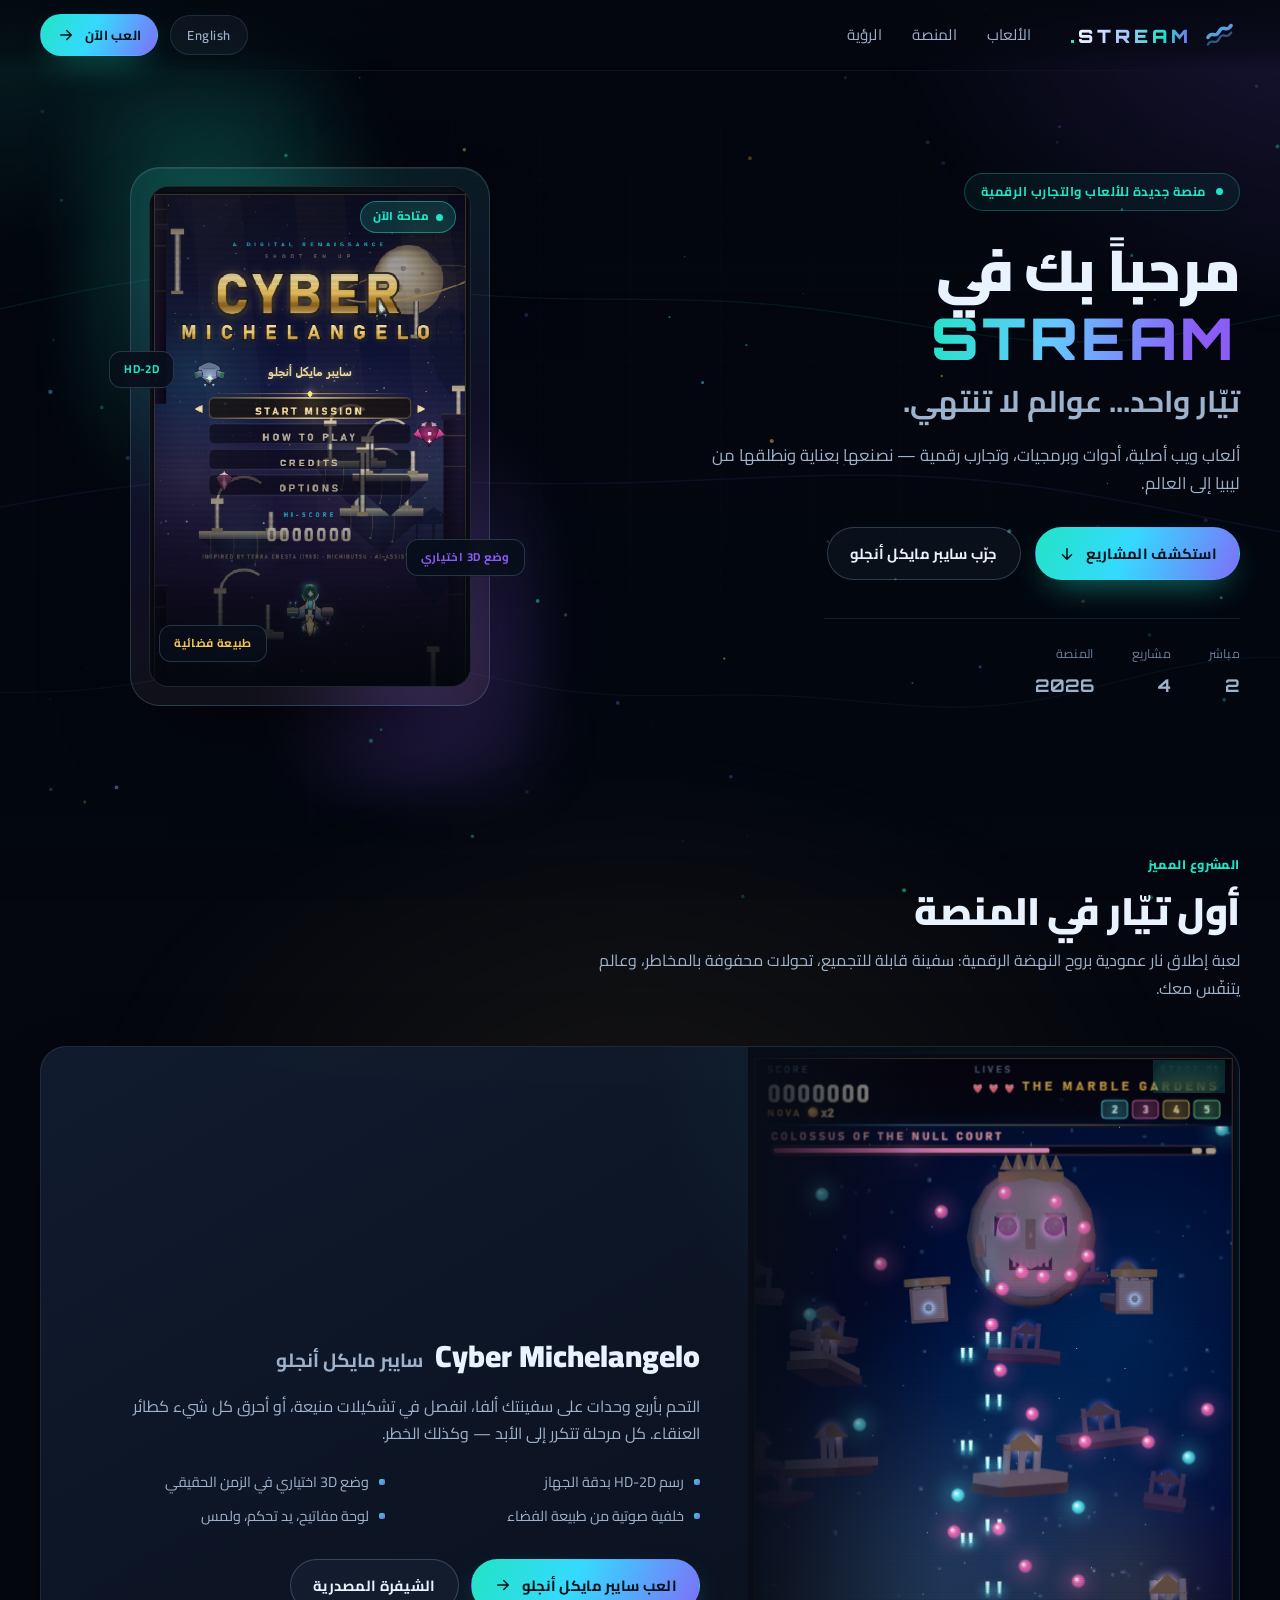
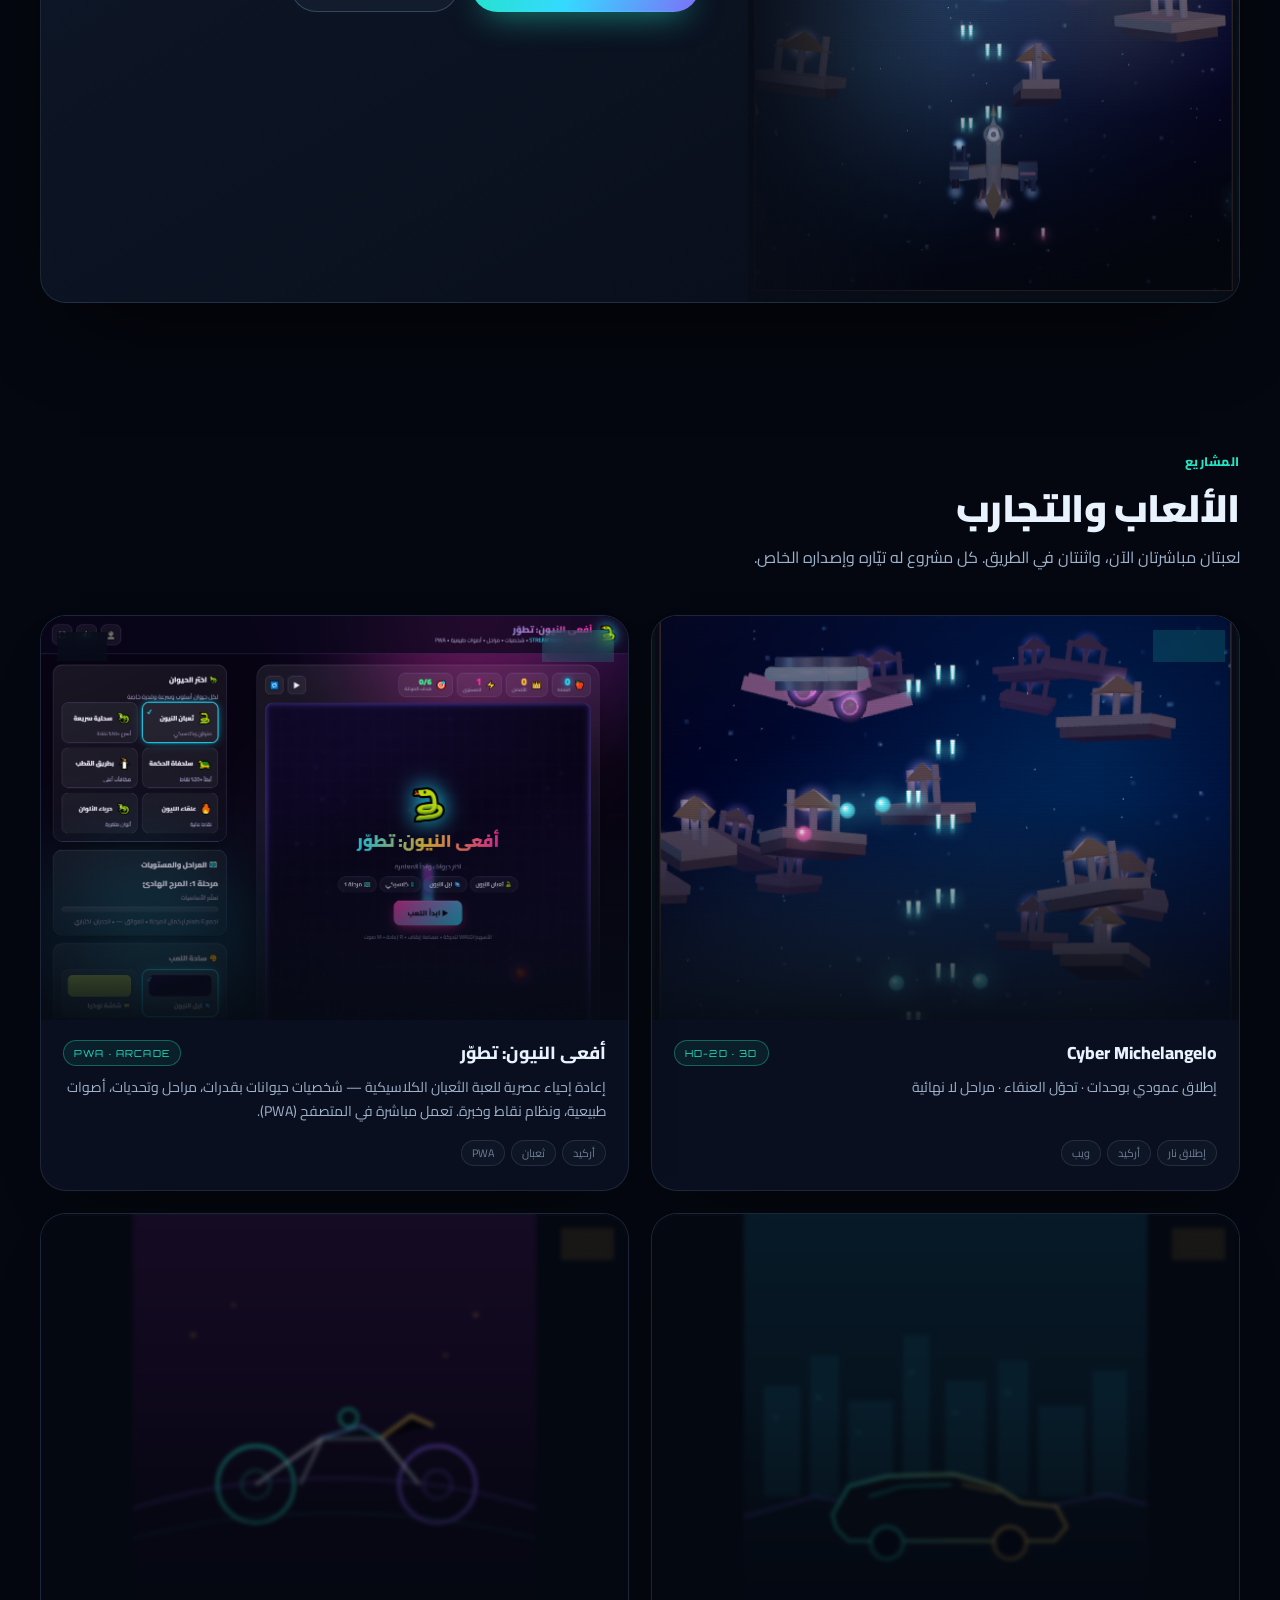
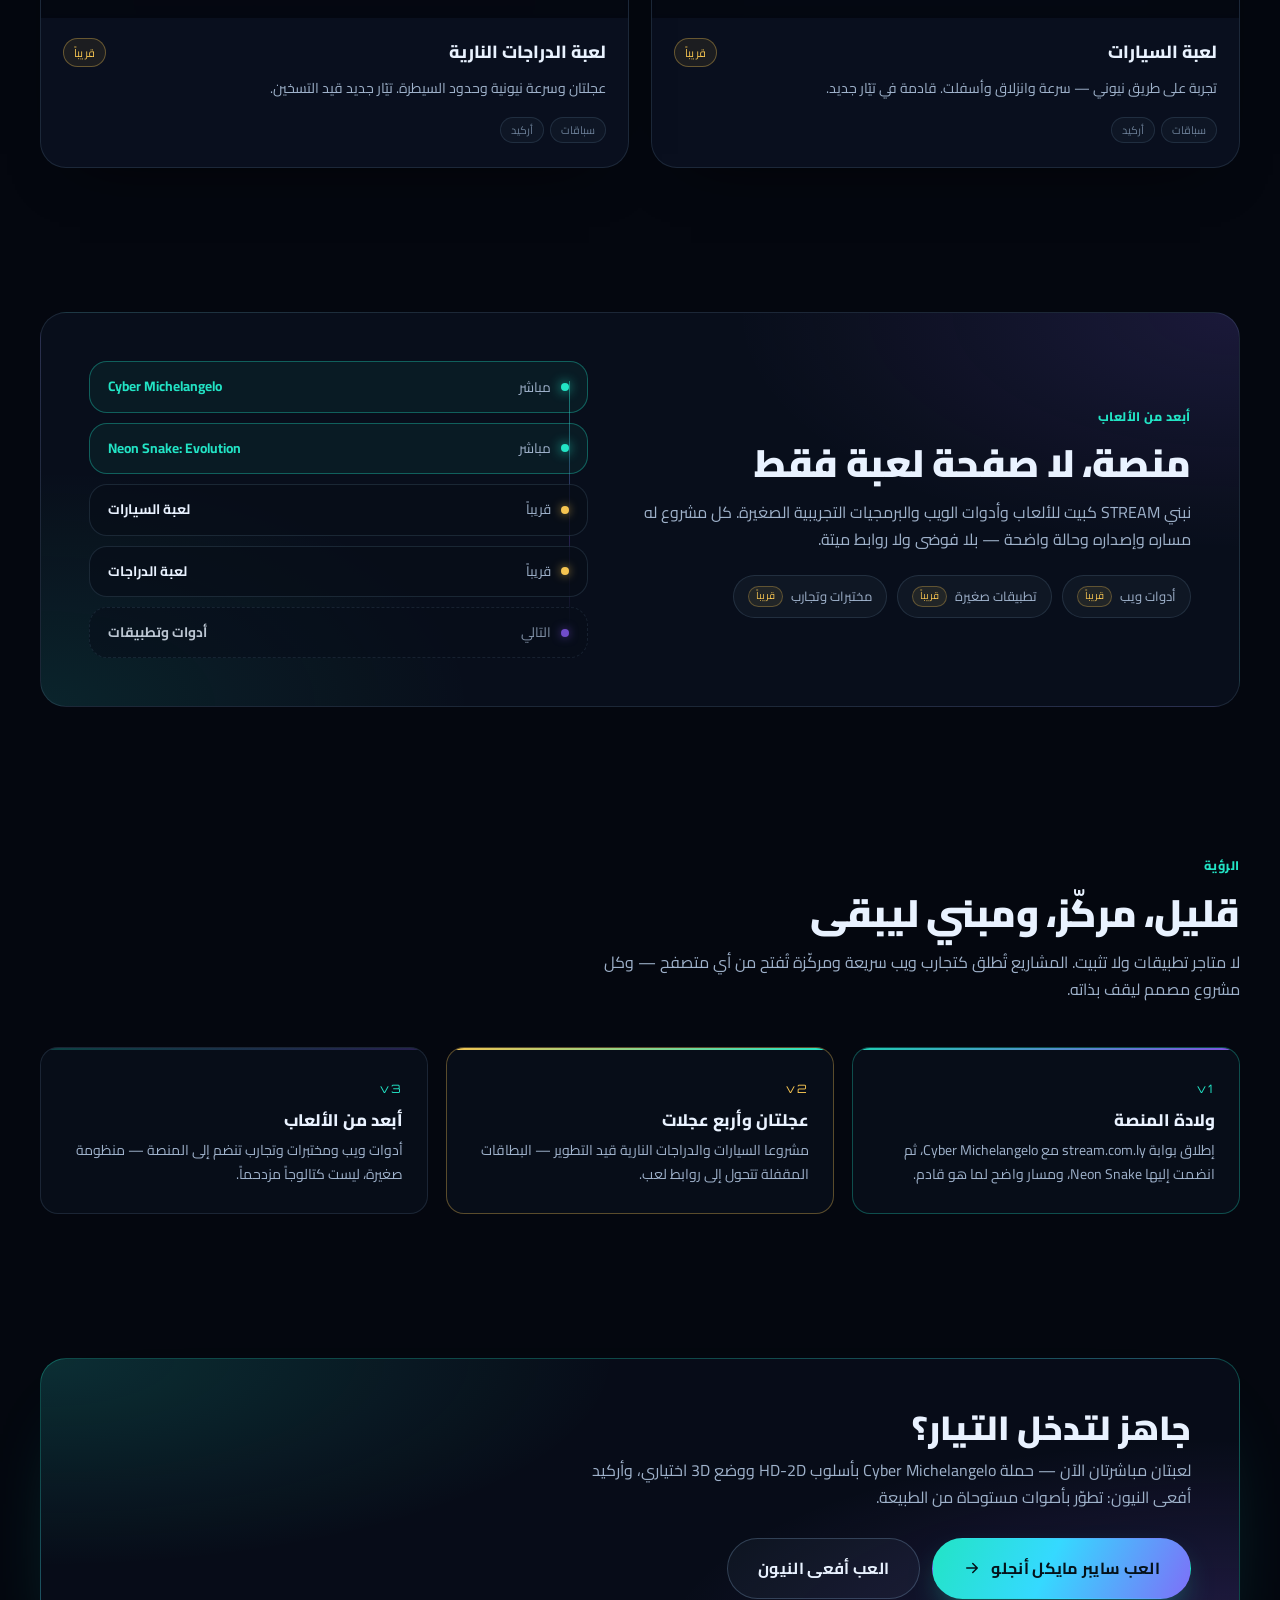
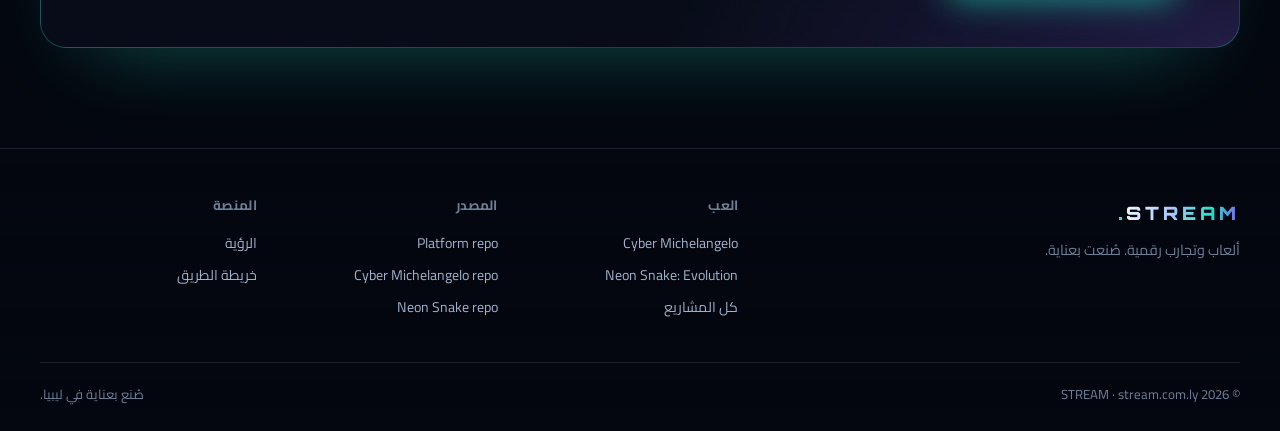
<file: index.html>
<!DOCTYPE html>
<html lang="ar" dir="rtl">
<head>
  <meta charset="UTF-8">
  <meta name="viewport" content="width=device-width, initial-scale=1.0">
  <title>STREAM · منصة الألعاب والتجارب الرقمية | stream.com.ly</title>
  <meta name="description" content="STREAM هي منصة ألعاب وتجارب رقمية: ألعاب ويب أصلية، أدوات وبرمجيات، ومشاريع قادمة. مباشر الآن: Cyber Michelangelo (HD-2D + وضع 3D اختياري) وNeon Snake: Evolution (أفعى النيون: تطوّر) — PWA بأصوات طبيعية وشخصيات حيوانات.">
  <meta name="keywords" content="STREAM, stream.com.ly, ألعاب ويب, ألعاب ليبيا, Cyber Michelangelo, سايبر مايكل أنجلو, Neon Snake, أفعى النيون, ثعبان النيون, PWA games, indie games, browser games, منصة ألعاب">
  <meta name="author" content="STREAM">
  <meta name="theme-color" content="#050914">
  <link rel="canonical" href="https://stream.com.ly/">

  <!-- Open Graph / Twitter -->
  <meta property="og:type" content="website">
  <meta property="og:site_name" content="STREAM">
  <meta property="og:title" content="STREAM — منصة الألعاب والتجارب الرقمية">
  <meta property="og:description" content="تيّار واحد... عوالم لا تنتهي. لعبتان مباشرتان: Cyber Michelangelo (HD-2D + 3D اختياري) وNeon Snake: Evolution (ثعبان نيون PWA).">
  <meta property="og:url" content="https://stream.com.ly/">
  <meta property="og:image" content="https://stream.com.ly/assets/img/og.png">
  <meta property="og:image:width" content="1200">
  <meta property="og:image:height" content="630">
  <meta property="og:image:alt" content="STREAM — games &amp; digital experiences, featuring Cyber Michelangelo and Neon Snake: Evolution">
  <meta property="og:locale" content="ar_LY">
  <meta property="og:locale:alternate" content="en_US">
  <meta name="twitter:card" content="summary_large_image">
  <meta name="twitter:title" content="STREAM — Games & Digital Experiences">
  <meta name="twitter:description" content="One current, endless worlds. Two live games: Cyber Michelangelo (HD-2D + optional 3D) and Neon Snake: Evolution (a neon Snake PWA).">
  <meta name="twitter:image" content="https://stream.com.ly/assets/img/og.png">

  <!-- Favicon (procedural, no asset needed) -->
  <link rel="icon" href="data:image/svg+xml,%3Csvg xmlns='http://www.w3.org/2000/svg' viewBox='0 0 64 64'%3E%3Cdefs%3E%3ClinearGradient id='g' x1='0' y1='0' x2='1' y2='1'%3E%3Cstop offset='0' stop-color='%2322e4c5'/%3E%3Cstop offset='1' stop-color='%238b5cf6'/%3E%3C/linearGradient%3E%3C/defs%3E%3Crect width='64' height='64' rx='16' fill='%23050914'/%3E%3Cpath d='M12 38c6-10 10 2 16-8s10 2 16-8' fill='none' stroke='url(%23g)' stroke-width='5' stroke-linecap='round'/%3E%3Cpath d='M12 48c6-10 10 2 16-8s10 2 16-8' fill='none' stroke='url(%23g)' stroke-width='3' stroke-linecap='round' opacity='.55'/%3E%3C/svg%3E">

  <!-- Fonts -->
  <link rel="preconnect" href="https://fonts.googleapis.com">
  <link rel="preconnect" href="https://fonts.gstatic.com" crossorigin>
  <link href="https://fonts.googleapis.com/css2?family=Cairo:wght@300;400;600;700;900&family=Orbitron:wght@500;700;900&family=Space+Grotesk:wght@300;400;500;700&display=swap" rel="stylesheet">

  <link rel="stylesheet" href="assets/css/style.css">

  <!-- Structured data: platform + games -->
  <script type="application/ld+json">
  {
    "@context": "https://schema.org",
    "@type": "WebSite",
    "name": "STREAM",
    "url": "https://stream.com.ly/",
    "inLanguage": ["ar", "en"],
    "description": "منصة ألعاب وتجارب رقمية: ألعاب ويب أصلية، أدوات وبرمجيات، ومشاريع قادمة.",
    "publisher": { "@type": "Organization", "name": "STREAM", "url": "https://stream.com.ly/" }
  }
  </script>
  <script type="application/ld+json">
  {
    "@context": "https://schema.org",
    "@type": "ItemList",
    "name": "STREAM projects",
    "itemListElement": [
      {
        "@type": "ListItem",
        "position": 1,
        "item": {
          "@type": "VideoGame",
          "name": "Cyber Michelangelo",
          "alternateName": "سايبر مايكل أنجلو",
          "url": "https://cyber.stream.com.ly/",
          "image": "https://stream.com.ly/assets/img/cyber-featured.png",
          "genre": ["Shoot 'em up", "Arcade"],
          "gamePlatform": ["Web browser"],
          "applicationCategory": "Game",
          "operatingSystem": "Web",
          "inLanguage": ["ar", "en"],
          "description": "لعبة إطلاق نار عمودية بأسلوب HD-2D مستوحاة من Terra Cresta، مع وضع 3D اختياري وخلفية صوتية من طبيعة الفضاء."
        }
      },
      {
        "@type": "ListItem",
        "position": 2,
        "item": {
          "@type": "VideoGame",
          "name": "Neon Snake: Evolution",
          "alternateName": "أفعى النيون: تطوّر",
          "url": "https://snake.stream.com.ly/",
          "image": "https://stream.com.ly/assets/img/neon-snake.png",
          "genre": ["Arcade", "Snake"],
          "gamePlatform": ["Web browser"],
          "applicationCategory": "Game",
          "operatingSystem": "Web",
          "inLanguage": ["ar", "en"],
          "description": "إعادة إحياء نيون عصرية للعبة الثعبان الكلاسيكية: شخصيات حيوانات بقدرات، مراحل وتحديات، أصوات طبيعية، نقاط وخبرة — تعمل في المتصفح كتطبيق ويب PWA."
        }
      }
    ]
  }
  </script>
</head>
<body>
  <!-- Animated background canvas -->
  <canvas id="fx" aria-hidden="true"></canvas>
  <div class="bg-aurora" aria-hidden="true"></div>
  <div class="bg-grid" aria-hidden="true"></div>

  <header class="site-header">
    <div class="container header-inner">
      <a class="brand" href="./" aria-label="STREAM home">
        <svg class="brand-mark" viewBox="0 0 64 64" aria-hidden="true">
          <defs>
            <linearGradient id="brandGrad" x1="0" y1="0" x2="1" y2="1">
              <stop offset="0" stop-color="#22e4c5"/>
              <stop offset="1" stop-color="#8b5cf6"/>
            </linearGradient>
          </defs>
          <path d="M10 36c7-12 12 3 19-10s12 3 20-10" fill="none" stroke="url(#brandGrad)" stroke-width="6" stroke-linecap="round"/>
          <path d="M10 48c7-12 12 3 19-10s12 3 20-10" fill="none" stroke="url(#brandGrad)" stroke-width="4" stroke-linecap="round" opacity=".5"/>
        </svg>
        <span class="brand-text">STREAM<span class="brand-dot">.</span></span>
      </a>

      <nav class="main-nav" aria-label="Main navigation">
        <a href="#games" data-en="Games" data-ar="الألعاب">الألعاب</a>
        <a href="#apps" data-en="Platform" data-ar="المنصة">المنصة</a>
        <a href="#about" data-en="Vision" data-ar="الرؤية">الرؤية</a>
      </nav>

      <div class="header-actions">
        <button id="lang-toggle" class="lang-btn" type="button" aria-label="Switch language" data-en="العربية" data-ar="English">English</button>
        <a class="btn btn-primary btn-sm" href="https://cyber.stream.com.ly/" target="_blank" rel="noopener">
          <span data-en="Play now" data-ar="العب الآن">العب الآن</span>
          <svg viewBox="0 0 24 24" aria-hidden="true"><path d="M5 12h14M13 6l6 6-6 6"/></svg>
        </a>
      </div>
    </div>
  </header>

  <main>
    <!-- 1. HERO -->
    <section class="hero">
      <div class="container hero-grid">
        <div class="hero-copy">
          <span class="eyebrow">
            <span class="pulse-dot" aria-hidden="true"></span>
            <span data-en="A NEW GAMES &amp; EXPERIENCES PLATFORM" data-ar="منصة جديدة للألعاب والتجارب الرقمية">منصة جديدة للألعاب والتجارب الرقمية</span>
          </span>

          <h1>
            <span data-en="Welcome to" data-ar="مرحباً بك في">مرحباً بك في</span>
            <span class="grad-text">STREAM</span>
            <span class="hero-line" data-en="One current. Endless worlds." data-ar="تيّار واحد... عوالم لا تنتهي.">تيّار واحد... عوالم لا تنتهي.</span>
          </h1>

          <p class="hero-desc" data-en="Original browser games, web tools and experimental software — built with care, shipped from Libya to the world." data-ar="ألعاب ويب أصلية، أدوات وبرمجيات، وتجارب رقمية — نصنعها بعناية ونطلقها من ليبيا إلى العالم.">
            ألعاب ويب أصلية، أدوات وبرمجيات، وتجارب رقمية — نصنعها بعناية ونطلقها من ليبيا إلى العالم.
          </p>

          <div class="hero-actions">
            <a class="btn btn-primary" href="#games">
              <span data-en="Explore projects" data-ar="استكشف المشاريع">استكشف المشاريع</span>
              <svg viewBox="0 0 24 24" aria-hidden="true"><path d="M12 5v14M6 13l6 6 6-6"/></svg>
            </a>
            <a class="btn btn-ghost" href="https://cyber.stream.com.ly/" target="_blank" rel="noopener">
              <span data-en="Try Cyber Michelangelo" data-ar="جرّب سايبر مايكل أنجلو">جرّب سايبر مايكل أنجلو</span>
            </a>
          </div>

          <dl class="hero-stats">
            <div><dt data-en="Live" data-ar="مباشر">مباشر</dt><dd>2</dd></div>
            <div><dt data-en="Projects" data-ar="مشاريع">مشاريع</dt><dd>4</dd></div>
            <div><dt data-en="Platform" data-ar="المنصة">المنصة</dt><dd>2026</dd></div>
          </dl>
        </div>

        <div class="hero-visual">
          <div class="portal-frame">
            <div class="portal-glow" aria-hidden="true"></div>
            <div class="portal-screen">
              <img src="assets/img/cyber-title.png" alt="شاشة عنوان Cyber Michelangelo" width="540" height="940" loading="eager">
              <span class="status-pill live"><span class="pulse-dot" aria-hidden="true"></span><span data-en="LIVE NOW" data-ar="متاحة الآن">متاحة الآن</span></span>
            </div>
            <div class="float-chip chip-1">HD-2D</div>
            <div class="float-chip chip-2" data-en="Optional 3D" data-ar="وضع 3D اختياري">وضع 3D اختياري</div>
            <div class="float-chip chip-3" data-en="Space nature" data-ar="طبيعة فضائية">طبيعة فضائية</div>
          </div>
        </div>
      </div>
    </section>

    <!-- 2. FEATURED PROJECT -->
    <section class="section" id="featured">
      <div class="container">
        <div class="section-head">
          <span class="section-kicker" data-en="FEATURED PROJECT" data-ar="المشروع المميز">المشروع المميز</span>
          <h2 data-en="The first current in the stream" data-ar="أول تيّار في المنصة">أول تيّار في المنصة</h2>
          <p data-en="A digital-Renaissance vertical shmup built around modular ships, risk-reward transformations and a world that breathes." data-ar="لعبة إطلاق نار عمودية بروح النهضة الرقمية: سفينة قابلة للتجميع، تحولات محفوفة بالمخاطر، وعالم يتنفّس معك.">لعبة إطلاق نار عمودية بروح النهضة الرقمية: سفينة قابلة للتجميع، تحولات محفوفة بالمخاطر، وعالم يتنفّس معك.</p>
        </div>

        <article class="featured-card">
          <div class="featured-media">
            <img src="assets/img/cyber-featured.png" alt="Cyber Michelangelo — لقطة من المعركة مع الزعيم" width="540" height="940" loading="lazy">
            <div class="featured-media-fade" aria-hidden="true"></div>
            <span class="status-pill live feature-status"><span class="pulse-dot" aria-hidden="true"></span><span data-en="LIVE" data-ar="مباشر">مباشر</span></span>
          </div>

          <div class="featured-body">
            <div class="featured-title-row">
              <h3>Cyber Michelangelo <span class="ar-inline" lang="ar">سايبر مايكل أنجلو</span></h3>
            </div>
            <p class="featured-lead" data-en="Dock four modules onto your Alpha craft, split into invulnerable formations, or burn everything as the Phoenix. Every stage loops forever — and so does the danger." data-ar="التحم بأربع وحدات على سفينتك ألفا، انفصل في تشكيلات منيعة، أو أحرق كل شيء كطائر العنقاء. كل مرحلة تتكرر إلى الأبد — وكذلك الخطر.">
              التحم بأربع وحدات على سفينتك ألفا، انفصل في تشكيلات منيعة، أو أحرق كل شيء كطائر العنقاء. كل مرحلة تتكرر إلى الأبد — وكذلك الخطر.
            </p>

            <ul class="feature-list">
              <li><span class="feature-dot"></span><span data-en="Device-resolution HD-2D art" data-ar="رسم HD-2D بدقة الجهاز">رسم HD-2D بدقة الجهاز</span></li>
              <li><span class="feature-dot"></span><span data-en="Optional real-time 3D mode" data-ar="وضع 3D اختياري في الزمن الحقيقي">وضع 3D اختياري في الزمن الحقيقي</span></li>
              <li><span class="feature-dot"></span><span data-en="Living space-nature soundscape" data-ar="خلفية صوتية من طبيعة الفضاء">خلفية صوتية من طبيعة الفضاء</span></li>
              <li><span class="feature-dot"></span><span data-en="Keyboard, gamepad &amp; touch" data-ar="لوحة مفاتيح، يد تحكم، ولمس">لوحة مفاتيح، يد تحكم، ولمس</span></li>
            </ul>

            <div class="featured-actions">
              <a class="btn btn-primary" href="https://cyber.stream.com.ly/" target="_blank" rel="noopener">
                <span data-en="Play Cyber Michelangelo" data-ar="العب سايبر مايكل أنجلو">العب سايبر مايكل أنجلو</span>
                <svg viewBox="0 0 24 24" aria-hidden="true"><path d="M5 12h14M13 6l6 6-6 6"/></svg>
              </a>
              <a class="btn btn-ghost" href="https://github.com/Gamingmonster2/Cyber-Michelangelo" target="_blank" rel="noopener">
                <span data-en="Source code" data-ar="الشيفرة المصدرية">الشيفرة المصدرية</span>
              </a>
            </div>
          </div>
        </article>
      </div>
    </section>

    <!-- 3. GAMES GRID -->
    <section class="section" id="games">
      <div class="container">
        <div class="section-head">
          <span class="section-kicker" data-en="PROJECTS" data-ar="المشاريع">المشاريع</span>
          <h2 data-en="Games &amp; experiences" data-ar="الألعاب والتجارب">الألعاب والتجارب</h2>
          <p data-en="Two live games, two more on the way. Each project gets its own current — and its own release." data-ar="لعبتان مباشرتان الآن، واثنتان في الطريق. كل مشروع له تيّاره وإصداره الخاص.">لعبتان مباشرتان الآن، واثنتان في الطريق. كل مشروع له تيّاره وإصداره الخاص.</p>
        </div>

        <div class="project-grid">
          <!-- LIVE: Cyber Michelangelo -->
          <a class="project-card project-live" href="https://cyber.stream.com.ly/" target="_blank" rel="noopener">
            <div class="project-thumb">
              <img src="assets/img/cyber-card.png" alt="Cyber Michelangelo gameplay" loading="lazy" width="540" height="940">
              <span class="status-pill live"><span class="pulse-dot" aria-hidden="true"></span><span data-en="LIVE" data-ar="مباشر">مباشر</span></span>
              <div class="thumb-cta">
                <span data-en="Play now" data-ar="العب الآن">العب الآن</span>
                <svg viewBox="0 0 24 24" aria-hidden="true"><path d="M5 12h14M13 6l6 6-6 6"/></svg>
              </div>
            </div>
            <div class="project-body">
              <div class="project-heading">
                <h3>Cyber Michelangelo</h3>
                <span class="project-badge">HD-2D · 3D</span>
              </div>
              <p data-en="Modular shmup · Phoenix transformation · endless stages" data-ar="إطلاق عمودي بوحدات · تحوّل العنقاء · مراحل لا نهائية">إطلاق عمودي بوحدات · تحوّل العنقاء · مراحل لا نهائية</p>
              <div class="project-tags">
                <span data-en="Shoot 'em up" data-ar="إطلاق نار">إطلاق نار</span>
                <span data-en="Arcade" data-ar="أركيد">أركيد</span>
                <span data-en="Web" data-ar="ويب">ويب</span>
              </div>
            </div>
          </a>

          <!-- LIVE: Neon Snake: Evolution -->
          <a class="project-card project-live" href="https://snake.stream.com.ly/" target="_blank" rel="noopener">
            <div class="project-thumb">
              <img src="assets/img/neon-snake.png" alt="Neon Snake: Evolution — شاشة القائمة واختيار الحيوان" loading="lazy" width="1200" height="825">
              <span class="status-pill live"><span class="pulse-dot" aria-hidden="true"></span><span data-en="LIVE" data-ar="مباشر">مباشر</span></span>
              <span class="thumb-new" data-en="NEW" data-ar="جديد">جديد</span>
              <div class="thumb-cta">
                <span data-en="Play now" data-ar="العب الآن">العب الآن</span>
                <svg viewBox="0 0 24 24" aria-hidden="true"><path d="M5 12h14M13 6l6 6-6 6"/></svg>
              </div>
            </div>
            <div class="project-body">
              <div class="project-heading">
                <h3 data-en="Neon Snake: Evolution" data-ar="أفعى النيون: تطوّر">أفعى النيون: تطوّر</h3>
                <span class="project-badge">PWA · ARCADE</span>
              </div>
              <p data-en="A modern neon revival of the classic Snake — playable animal characters with abilities, stages and challenges, nature-inspired sounds, and a points/XP system. Runs in the browser as a PWA." data-ar="إعادة إحياء عصرية للعبة الثعبان الكلاسيكية — شخصيات حيوانات بقدرات، مراحل وتحديات، أصوات طبيعية، ونظام نقاط وخبرة. تعمل مباشرة في المتصفح (PWA).">إعادة إحياء عصرية للعبة الثعبان الكلاسيكية — شخصيات حيوانات بقدرات، مراحل وتحديات، أصوات طبيعية، ونظام نقاط وخبرة. تعمل مباشرة في المتصفح (PWA).</p>
              <div class="project-tags">
                <span data-en="Arcade" data-ar="أركيد">أركيد</span>
                <span data-en="Snake" data-ar="ثعبان">ثعبان</span>
                <span data-en="PWA" data-ar="PWA">PWA</span>
              </div>
            </div>
          </a>

          <!-- SOON: Car game -->
          <article class="project-card project-locked" data-locked="true" tabindex="0" role="button" aria-disabled="true" aria-label="لعبة السيارات — قريباً">
            <div class="project-thumb art-car">
              <svg class="locked-art" viewBox="0 0 400 400" aria-hidden="true">
                <defs>
                  <linearGradient id="carSky" x1="0" y1="0" x2="0" y2="1">
                    <stop offset="0" stop-color="#0b2a3a"/><stop offset="1" stop-color="#071018"/>
                  </linearGradient>
                  <linearGradient id="carNeon" x1="0" y1="0" x2="1" y2="0">
                    <stop offset="0" stop-color="#22e4c5"/><stop offset="1" stop-color="#f5c451"/>
                  </linearGradient>
                </defs>
                <rect width="400" height="400" fill="url(#carSky)"/>
                <g fill="#0f3443" opacity=".85">
                  <rect x="20" y="170" width="36" height="110"/><rect x="66" y="140" width="28" height="140"/>
                  <rect x="104" y="185" width="44" height="95"/><rect x="158" y="120" width="26" height="160"/>
                  <rect x="200" y="165" width="40" height="115"/><rect x="252" y="145" width="30" height="135"/>
                  <rect x="292" y="190" width="46" height="90"/><rect x="346" y="155" width="34" height="125"/>
                </g>
                <g fill="#22e4c5" opacity=".18">
                  <rect x="30" y="200" width="4" height="4"/><rect x="72" y="180" width="4" height="4"/>
                  <rect x="112" y="215" width="4" height="4"/><rect x="164" y="155" width="4" height="4"/>
                  <rect x="208" y="195" width="4" height="4"/><rect x="260" y="175" width="4" height="4"/>
                </g>
                <path d="M0 300 L70 280 L140 292 L210 276 L290 292 L360 278 L400 288" fill="none" stroke="#8b5cf6" stroke-width="2" opacity=".55"/>
                <g transform="translate(88 250)">
                  <path d="M0 48 L16 20 L54 10 L120 8 L162 20 L186 36 L222 40 L232 60 L220 74 L16 74 L4 62 Z" fill="#0a111a" stroke="url(#carNeon)" stroke-width="2.5"/>
                  <circle cx="54" cy="76" r="16" fill="#050914" stroke="#22e4c5" stroke-width="2.5"/>
                  <circle cx="176" cy="76" r="16" fill="#050914" stroke="#f5c451" stroke-width="2.5"/>
                  <path d="M36 30 L70 20 L118 18" stroke="#22e4c5" stroke-width="2" opacity=".7"/>
                  <path d="M128 18 L166 26" stroke="#f5c451" stroke-width="2" opacity=".7"/>
                </g>
              </svg>
              <span class="status-pill soon"><span data-en="SOON" data-ar="قريباً">قريباً</span></span>
              <div class="lock-overlay"><span class="lock-icon" aria-hidden="true">🔒</span><span data-en="Locked · in development" data-ar="مقفلة · قيد التطوير">مقفلة · قيد التطوير</span></div>
            </div>
            <div class="project-body">
              <div class="project-heading"><h3 data-en="Car Game" data-ar="لعبة السيارات">لعبة السيارات</h3><span class="project-badge soon-badge" data-en="SOON" data-ar="قريباً">قريباً</span></div>
              <p data-en="A neon road experiment — speed, drift and asphalt. Coming to a new current." data-ar="تجربة على طريق نيوني — سرعة وانزلاق وأسفلت. قادمة في تيّار جديد.">تجربة على طريق نيوني — سرعة وانزلاق وأسفلت. قادمة في تيّار جديد.</p>
              <div class="project-tags"><span data-en="Racing" data-ar="سباقات">سباقات</span><span data-en="Arcade" data-ar="أركيد">أركيد</span></div>
            </div>
          </article>

          <!-- SOON: Motorcycle game -->
          <article class="project-card project-locked" data-locked="true" tabindex="0" role="button" aria-disabled="true" aria-label="لعبة الدراجات النارية — قريباً">
            <div class="project-thumb art-moto">
              <svg class="locked-art" viewBox="0 0 400 400" aria-hidden="true">
                <defs>
                  <linearGradient id="motoSky" x1="0" y1="0" x2="0" y2="1">
                    <stop offset="0" stop-color="#241033"/><stop offset="1" stop-color="#0a0614"/>
                  </linearGradient>
                  <linearGradient id="motoNeon" x1="0" y1="0" x2="1" y2="1">
                    <stop offset="0" stop-color="#8b5cf6"/><stop offset="1" stop-color="#22e4c5"/>
                  </linearGradient>
                </defs>
                <rect width="400" height="400" fill="url(#motoSky)"/>
                <path d="M0 292 C120 252 280 252 400 292" fill="none" stroke="#8b5cf6" stroke-width="2" opacity=".45"/>
                <path d="M0 322 C120 288 280 288 400 322" fill="none" stroke="#22e4c5" stroke-width="1.5" opacity=".3"/>
                <g transform="translate(70 180)">
                  <circle cx="52" cy="88" r="38" fill="none" stroke="#22e4c5" stroke-width="3"/>
                  <circle cx="52" cy="88" r="14" fill="none" stroke="#22e4c5" stroke-width="2" opacity=".6"/>
                  <circle cx="232" cy="88" r="38" fill="none" stroke="#8b5cf6" stroke-width="3"/>
                  <circle cx="232" cy="88" r="14" fill="none" stroke="#8b5cf6" stroke-width="2" opacity=".6"/>
                  <path d="M52 88 L118 42 L176 42 L214 88" fill="none" stroke="#e8f4ff" stroke-width="3" opacity=".8"/>
                  <path d="M118 42 L96 88" stroke="#e8f4ff" stroke-width="3" opacity=".6"/>
                  <path d="M176 42 L206 20 L228 30" stroke="#f5c451" stroke-width="3" opacity=".8"/>
                  <path d="M118 42 L156 30 L176 42" fill="#0a111a" stroke="url(#motoNeon)" stroke-width="2.5"/>
                  <circle cx="144" cy="22" r="9" fill="#0a111a" stroke="#22e4c5" stroke-width="2"/>
                </g>
                <g fill="#f5c451" opacity=".5"><circle cx="60" cy="120" r="2"/><circle cx="100" cy="90" r="1.6"/><circle cx="340" cy="100" r="2"/><circle cx="310" cy="140" r="1.6"/></g>
              </svg>
              <span class="status-pill soon"><span data-en="SOON" data-ar="قريباً">قريباً</span></span>
              <div class="lock-overlay"><span class="lock-icon" aria-hidden="true">🔒</span><span data-en="Locked · in development" data-ar="مقفلة · قيد التطوير">مقفلة · قيد التطوير</span></div>
            </div>
            <div class="project-body">
              <div class="project-heading"><h3 data-en="Motorcycle Game" data-ar="لعبة الدراجات النارية">لعبة الدراجات النارية</h3><span class="project-badge soon-badge" data-en="SOON" data-ar="قريباً">قريباً</span></div>
              <p data-en="Two wheels, neon speed and the edge of control. A new current is warming up." data-ar="عجلتان وسرعة نيونية وحدود السيطرة. تيّار جديد قيد التسخين.">عجلتان وسرعة نيونية وحدود السيطرة. تيّار جديد قيد التسخين.</p>
              <div class="project-tags"><span data-en="Racing" data-ar="سباقات">سباقات</span><span data-en="Arcade" data-ar="أركيد">أركيد</span></div>
            </div>
          </article>
        </div>
      </div>
    </section>

    <!-- 4. PLATFORM / APPS -->
    <section class="section" id="apps">
      <div class="container">
        <div class="platform-panel">
          <div class="platform-copy">
            <span class="section-kicker" data-en="BEYOND GAMES" data-ar="أبعد من الألعاب">أبعد من الألعاب</span>
            <h2 data-en="A platform, not just a game page" data-ar="منصة، لا صفحة لعبة فقط">منصة، لا صفحة لعبة فقط</h2>
            <p data-en="STREAM is being built as a home for games, web tools and small experimental software. Each project gets its own release lane and a clear status — no clutter, no dead links." data-ar="نبني STREAM كبيت للألعاب وأدوات الويب والبرمجيات التجريبية الصغيرة. كل مشروع له مساره وإصداره وحالة واضحة — بلا فوضى ولا روابط ميتة.">نبني STREAM كبيت للألعاب وأدوات الويب والبرمجيات التجريبية الصغيرة. كل مشروع له مساره وإصداره وحالة واضحة — بلا فوضى ولا روابط ميتة.</p>
            <div class="platform-chips">
              <span class="glass-chip"><span data-en="Web tools" data-ar="أدوات ويب">أدوات ويب</span><span class="chip-soon" data-en="soon" data-ar="قريباً">قريباً</span></span>
              <span class="glass-chip"><span data-en="Mini apps" data-ar="تطبيقات صغيرة">تطبيقات صغيرة</span><span class="chip-soon" data-en="soon" data-ar="قريباً">قريباً</span></span>
              <span class="glass-chip"><span data-en="Labs &amp; experiments" data-ar="مختبرات وتجارب">مختبرات وتجارب</span><span class="chip-soon" data-en="soon" data-ar="قريباً">قريباً</span></span>
            </div>
          </div>
          <div class="platform-diagram" aria-hidden="true">
            <div class="node node-live"><span class="node-dot live"></span><span data-en="LIVE" data-ar="مباشر">مباشر</span><strong>Cyber Michelangelo</strong></div>
            <div class="node node-live"><span class="node-dot live"></span><span data-en="LIVE" data-ar="مباشر">مباشر</span><strong>Neon Snake: Evolution</strong></div>
            <div class="node"><span class="node-dot soon"></span><span data-en="SOON" data-ar="قريباً">قريباً</span><strong data-en="Car game" data-ar="لعبة السيارات">لعبة السيارات</strong></div>
            <div class="node"><span class="node-dot soon"></span><span data-en="SOON" data-ar="قريباً">قريباً</span><strong data-en="Motorcycle game" data-ar="لعبة الدراجات">لعبة الدراجات</strong></div>
            <div class="node node-more"><span class="node-dot future"></span><span data-en="NEXT" data-ar="التالي">التالي</span><strong data-en="Tools &amp; apps" data-ar="أدوات وتطبيقات">أدوات وتطبيقات</strong></div>
          </div>
        </div>
      </div>
    </section>

    <!-- 5. ABOUT / VISION -->
    <section class="section" id="about">
      <div class="container">
        <div class="section-head">
          <span class="section-kicker" data-en="THE VISION" data-ar="الرؤية">الرؤية</span>
          <h2 data-en="Small, sharp, and built to last" data-ar="قليل، مركّز، ومبني ليبقى">قليل، مركّز، ومبني ليبقى</h2>
          <p data-en="No app-store gatekeeping, no installs. Projects ship as fast, focused web experiences you can open from any browser — and each one is built to stand on its own." data-ar="لا متاجر تطبيقات ولا تثبيت. المشاريع تُطلق كتجارب ويب سريعة ومركّزة تُفتح من أي متصفح — وكل مشروع مصمم ليقف بذاته.">لا متاجر تطبيقات ولا تثبيت. المشاريع تُطلق كتجارب ويب سريعة ومركّزة تُفتح من أي متصفح — وكل مشروع مصمم ليقف بذاته.</p>
        </div>

        <div class="timeline">
          <div class="timeline-item done">
            <span class="timeline-year">v1</span>
            <h3 data-en="The platform is born" data-ar="ولادة المنصة">ولادة المنصة</h3>
            <p data-en="The stream.com.ly portal launches with Cyber Michelangelo, soon joined by Neon Snake, and a clear lane for what's next." data-ar="إطلاق بوابة stream.com.ly مع Cyber Michelangelo، ثم انضمت إليها Neon Snake، ومسار واضح لما هو قادم.">إطلاق بوابة stream.com.ly مع Cyber Michelangelo، ثم انضمت إليها Neon Snake، ومسار واضح لما هو قادم.</p>
          </div>
          <div class="timeline-item current">
            <span class="timeline-year">v2</span>
            <h3 data-en="Two wheels, four wheels" data-ar="عجلتان وأربع عجلات">عجلتان وأربع عجلات</h3>
            <p data-en="Car and motorcycle arcade projects are in development — locked cards become playable links." data-ar="مشروعا السيارات والدراجات النارية قيد التطوير — البطاقات المقفلة تتحول إلى روابط لعب.">مشروعا السيارات والدراجات النارية قيد التطوير — البطاقات المقفلة تتحول إلى روابط لعب.</p>
          </div>
          <div class="timeline-item">
            <span class="timeline-year">v3</span>
            <h3 data-en="Beyond games" data-ar="أبعد من الألعاب">أبعد من الألعاب</h3>
            <p data-en="Web tools, utilities and experiments join the platform — a small ecosystem, not a catalog dump." data-ar="أدوات ويب ومختبرات وتجارب تنضم إلى المنصة — منظومة صغيرة، ليست كتالوجاً مزدحماً.">أدوات ويب ومختبرات وتجارب تنضم إلى المنصة — منظومة صغيرة، ليست كتالوجاً مزدحماً.</p>
          </div>
        </div>
      </div>
    </section>

    <!-- 6. CTA -->
    <section class="section cta-section">
      <div class="container">
        <div class="cta-card">
          <div>
            <h2 data-en="Ready to enter the current?" data-ar="جاهز لتدخل التيار؟">جاهز لتدخل التيار؟</h2>
            <p data-en="Two live games right now — Cyber Michelangelo's HD-2D campaign with optional 3D, and Neon Snake: Evolution's neon arcade with nature-inspired sound." data-ar="لعبتان مباشرتان الآن — حملة Cyber Michelangelo بأسلوب HD-2D ووضع 3D اختياري، وأركيد أفعى النيون: تطوّر بأصوات مستوحاة من الطبيعة.">لعبتان مباشرتان الآن — حملة Cyber Michelangelo بأسلوب HD-2D ووضع 3D اختياري، وأركيد أفعى النيون: تطوّر بأصوات مستوحاة من الطبيعة.</p>
          </div>
          <div class="cta-actions">
            <a class="btn btn-primary btn-lg" href="https://cyber.stream.com.ly/" target="_blank" rel="noopener">
              <span data-en="Play Cyber Michelangelo" data-ar="العب سايبر مايكل أنجلو">العب سايبر مايكل أنجلو</span>
              <svg viewBox="0 0 24 24" aria-hidden="true"><path d="M5 12h14M13 6l6 6-6 6"/></svg>
            </a>
            <a class="btn btn-ghost btn-lg" href="https://snake.stream.com.ly/" target="_blank" rel="noopener">
              <span data-en="Play Neon Snake" data-ar="العب أفعى النيون">العب أفعى النيون</span>
            </a>
          </div>
        </div>
      </div>
    </section>
  </main>

  <footer class="site-footer">
    <div class="container footer-inner">
      <div class="footer-brand">
        <span class="brand-text">STREAM<span class="brand-dot">.</span></span>
        <p data-en="Games & digital experiences. Built with care." data-ar="ألعاب وتجارب رقمية. صُنعت بعناية.">ألعاب وتجارب رقمية. صُنعت بعناية.</p>
      </div>
      <div class="footer-links">
        <div>
          <h4 data-en="Play" data-ar="العب">العب</h4>
          <a href="https://cyber.stream.com.ly/" target="_blank" rel="noopener">Cyber Michelangelo</a>
          <a href="https://snake.stream.com.ly/" target="_blank" rel="noopener">Neon Snake: Evolution</a>
          <a href="#games" data-en="All projects" data-ar="كل المشاريع">كل المشاريع</a>
        </div>
        <div>
          <h4 data-en="Source" data-ar="المصدر">المصدر</h4>
          <a href="https://github.com/Gamingmonster2/stream.com.ly-" target="_blank" rel="noopener">Platform repo</a>
          <a href="https://github.com/Gamingmonster2/Cyber-Michelangelo" target="_blank" rel="noopener">Cyber Michelangelo repo</a>
          <a href="https://github.com/Gamingmonster2/snake" target="_blank" rel="noopener">Neon Snake repo</a>
        </div>
        <div>
          <h4 data-en="Platform" data-ar="المنصة">المنصة</h4>
          <a href="#about" data-en="Vision" data-ar="الرؤية">الرؤية</a>
          <a href="#apps" data-en="Roadmap" data-ar="خريطة الطريق">خريطة الطريق</a>
        </div>
      </div>
    </div>
    <div class="container footer-bottom">
      <span>© <span id="year">2026</span> STREAM · stream.com.ly</span>
      <span class="footer-note" data-en="Made with care in Libya." data-ar="صُنع بعناية في ليبيا.">صُنع بعناية في ليبيا.</span>
    </div>
  </footer>

  <div id="toast" class="toast" role="status" aria-live="polite">
    <span class="toast-dot" aria-hidden="true"></span>
    <span id="toast-text" data-en="This project is still locked — coming soon." data-ar="هذا المشروع مقفل حالياً — قريباً.">هذا المشروع مقفل حالياً — قريباً.</span>
  </div>

  <script src="assets/js/app.js" defer></script>
</body>
</html>
</file>
<file: assets/css/style.css>
/* ==========================================================================
   STREAM · stream.com.ly — platform portal styles
   Dark “deep current” identity · bilingual AR/EN · zero build step
   ========================================================================== */

:root {
  --bg-0: #04070f;
  --bg-1: #070d1a;
  --bg-2: #0a1222;
  --panel: rgba(12, 20, 36, 0.72);
  --panel-solid: #0c1424;
  --line: rgba(148, 190, 226, 0.14);
  --line-strong: rgba(148, 190, 226, 0.26);
  --text: #e9f2ff;
  --text-dim: #9fb2cb;
  --text-faint: #6d8099;
  --teal: #22e4c5;
  --teal-dim: #0fbfa5;
  --violet: #8b5cf6;
  --violet-dim: #6d3fe0;
  --gold: #f5c451;
  --danger: #ff6b8a;
  --radius-lg: 26px;
  --radius-md: 18px;
  --radius-sm: 12px;
  --shadow-lg: 0 40px 90px -40px rgba(0, 0, 0, 0.85);
  --font-ar: "Cairo", "Segoe UI", Tahoma, sans-serif;
  --font-latin: "Space Grotesk", "Segoe UI", Arial, sans-serif;
  --font-brand: "Orbitron", "Space Grotesk", sans-serif;
  --ease: cubic-bezier(0.22, 1, 0.36, 1);
}

*,
*::before,
*::after { box-sizing: border-box; }

html { scroll-behavior: smooth; }

body {
  margin: 0;
  min-height: 100vh;
  background: var(--bg-0);
  color: var(--text);
  font-family: var(--font-ar);
  font-size: 16px;
  line-height: 1.7;
  overflow-x: hidden;
  -webkit-font-smoothing: antialiased;
  text-rendering: optimizeLegibility;
}

[dir="ltr"] body { font-family: var(--font-latin); }

img { max-width: 100%; display: block; }
a { color: inherit; text-decoration: none; }
button { font: inherit; color: inherit; }
ul, ol, dl, dd { margin: 0; padding: 0; }
li { list-style: none; }
h1, h2, h3, h4 { margin: 0; line-height: 1.25; }
p { margin: 0; }

::selection { background: rgba(34, 228, 197, 0.3); color: #fff; }

::-webkit-scrollbar { width: 10px; }
::-webkit-scrollbar-track { background: var(--bg-0); }
::-webkit-scrollbar-thumb {
  background: linear-gradient(var(--teal-dim), var(--violet-dim));
  border-radius: 20px;
  border: 2px solid var(--bg-0);
}

:focus-visible {
  outline: 2px solid var(--teal);
  outline-offset: 3px;
  border-radius: 6px;
}

/* --------------------------------------------------------------------------
   Background layers
   -------------------------------------------------------------------------- */
#fx {
  position: fixed;
  inset: 0;
  width: 100%;
  height: 100%;
  z-index: 0;
  pointer-events: none;
  opacity: 0.9;
}

.bg-aurora {
  position: fixed;
  inset: -20%;
  z-index: 0;
  pointer-events: none;
  background:
    radial-gradient(38% 38% at 12% 8%, rgba(34, 228, 197, 0.16), transparent 70%),
    radial-gradient(35% 40% at 88% 12%, rgba(139, 92, 246, 0.18), transparent 72%),
    radial-gradient(45% 45% at 50% 105%, rgba(245, 196, 81, 0.08), transparent 70%);
  filter: blur(10px);
}

.bg-grid {
  position: fixed;
  inset: 0;
  z-index: 0;
  pointer-events: none;
  opacity: 0.35;
  background-image:
    linear-gradient(rgba(120, 170, 220, 0.06) 1px, transparent 1px),
    linear-gradient(90deg, rgba(120, 170, 220, 0.06) 1px, transparent 1px);
  background-size: 90px 90px;
  mask-image: radial-gradient(75% 65% at 50% 40%, #000 30%, transparent 100%);
  -webkit-mask-image: radial-gradient(75% 65% at 50% 40%, #000 30%, transparent 100%);
}

.site-header,
main,
.site-footer { position: relative; z-index: 1; }

.container {
  width: min(1200px, 100% - 48px);
  margin-inline: auto;
}

/* --------------------------------------------------------------------------
   Header
   -------------------------------------------------------------------------- */
.site-header {
  position: sticky;
  top: 0;
  z-index: 50;
  padding: 14px 0;
  background: linear-gradient(180deg, rgba(4, 7, 15, 0.9), rgba(4, 7, 15, 0.55) 70%, transparent);
  backdrop-filter: blur(18px);
  -webkit-backdrop-filter: blur(18px);
  border-bottom: 1px solid rgba(120, 170, 220, 0.08);
}

.header-inner {
  display: flex;
  align-items: center;
  gap: 24px;
}

.brand {
  display: inline-flex;
  align-items: center;
  gap: 10px;
  flex-shrink: 0;
}

.brand-mark { width: 38px; height: 38px; }

.brand-text {
  font-family: var(--font-brand);
  font-weight: 900;
  font-size: 1.15rem;
  letter-spacing: 0.22em;
  background: linear-gradient(100deg, #ffffff, #a9c6ff 45%, var(--teal) 75%, var(--violet));
  -webkit-background-clip: text;
  background-clip: text;
  color: transparent;
}

.brand-dot { color: var(--teal); -webkit-text-fill-color: var(--teal); }

.main-nav {
  display: flex;
  align-items: center;
  gap: 26px;
  margin-inline-start: 12px;
  font-size: 0.95rem;
  letter-spacing: 0.01em;
  color: var(--text-dim);
}

.main-nav a {
  position: relative;
  padding: 6px 2px;
  transition: color 0.25s var(--ease);
}

.main-nav a::after {
  content: "";
  position: absolute;
  inset-inline-start: 0;
  bottom: 0;
  width: 0;
  height: 1px;
  background: linear-gradient(90deg, var(--teal), var(--violet));
  transition: width 0.3s var(--ease);
}

.main-nav a:hover { color: var(--text); }
.main-nav a:hover::after { width: 100%; }

.header-actions {
  margin-inline-start: auto;
  display: flex;
  align-items: center;
  gap: 12px;
}

.lang-btn {
  border: 1px solid var(--line);
  background: rgba(148, 190, 226, 0.06);
  color: var(--text-dim);
  border-radius: 999px;
  padding: 8px 16px;
  font-size: 0.82rem;
  font-weight: 600;
  letter-spacing: 0.04em;
  cursor: pointer;
  transition: all 0.25s var(--ease);
}

.lang-btn:hover {
  color: var(--text);
  border-color: var(--line-strong);
  background: rgba(34, 228, 197, 0.09);
}

/* --------------------------------------------------------------------------
   Buttons
   -------------------------------------------------------------------------- */
.btn {
  display: inline-flex;
  align-items: center;
  justify-content: center;
  gap: 10px;
  padding: 13px 22px;
  border-radius: 999px;
  font-weight: 700;
  font-size: 0.92rem;
  letter-spacing: 0.02em;
  border: 1px solid transparent;
  cursor: pointer;
  transition: transform 0.25s var(--ease), box-shadow 0.3s var(--ease), background 0.3s var(--ease), border-color 0.3s var(--ease);
  white-space: nowrap;
}

.btn svg {
  width: 18px;
  height: 18px;
  fill: none;
  stroke: currentColor;
  stroke-width: 2;
  stroke-linecap: round;
  stroke-linejoin: round;
  transition: transform 0.25s var(--ease);
}

.btn:hover svg { transform: translateX(-3px); }
[dir="ltr"] .btn:hover svg { transform: translateX(3px); }

.btn-primary {
  background: linear-gradient(115deg, var(--teal) 0%, #35d9ff 45%, var(--violet) 110%);
  color: #04121a;
  box-shadow: 0 14px 34px -14px rgba(34, 228, 197, 0.65);
}

.btn-primary:hover {
  transform: translateY(-2px);
  box-shadow: 0 20px 44px -14px rgba(34, 228, 197, 0.8);
}

.btn-ghost {
  background: rgba(148, 190, 226, 0.05);
  border-color: var(--line-strong);
  color: var(--text);
}

.btn-ghost:hover {
  border-color: rgba(34, 228, 197, 0.55);
  background: rgba(34, 228, 197, 0.08);
  transform: translateY(-2px);
}

.btn-sm { padding: 9px 16px; font-size: 0.82rem; }
.btn-lg { padding: 16px 30px; font-size: 1rem; }

/* --------------------------------------------------------------------------
   Hero
   -------------------------------------------------------------------------- */
.hero {
  padding: clamp(48px, 8vw, 96px) 0 clamp(40px, 6vw, 72px);
}

.hero-grid {
  display: grid;
  grid-template-columns: 1.05fr 0.95fr;
  align-items: center;
  gap: clamp(32px, 5vw, 64px);
}

.eyebrow {
  display: inline-flex;
  align-items: center;
  gap: 10px;
  padding: 7px 16px;
  border-radius: 999px;
  border: 1px solid rgba(34, 228, 197, 0.28);
  background: rgba(34, 228, 197, 0.06);
  color: var(--teal);
  font-size: 0.72rem;
  font-weight: 700;
  letter-spacing: 0.18em;
  margin-bottom: 26px;
}

[dir="rtl"] .eyebrow { letter-spacing: 0.04em; font-size: 0.8rem; }

.pulse-dot {
  width: 7px;
  height: 7px;
  border-radius: 50%;
  background: var(--teal);
  box-shadow: 0 0 0 0 rgba(34, 228, 197, 0.7);
  animation: pulse-ring 2s infinite;
  flex-shrink: 0;
}

@keyframes pulse-ring {
  0% { box-shadow: 0 0 0 0 rgba(34, 228, 197, 0.65); }
  70% { box-shadow: 0 0 0 10px rgba(34, 228, 197, 0); }
  100% { box-shadow: 0 0 0 0 rgba(34, 228, 197, 0); }
}

.hero h1 {
  font-size: clamp(2.25rem, 4.6vw, 3.6rem);
  font-weight: 900;
  line-height: 1.18;
  letter-spacing: -0.02em;
  margin-bottom: 22px;
}

[dir="ltr"] .hero h1 { letter-spacing: -0.03em; }

.grad-text {
  display: inline-block;
  background: linear-gradient(100deg, var(--teal) 0%, #66c8ff 40%, var(--violet) 85%);
  -webkit-background-clip: text;
  background-clip: text;
  color: transparent;
  font-family: var(--font-brand);
  letter-spacing: 0.06em;
  padding-inline: 0.06em;
}

.hero-line {
  display: block;
  margin-top: 10px;
  font-size: 0.52em;
  font-weight: 700;
  color: var(--text-dim);
  letter-spacing: 0;
}

.hero-desc {
  max-width: 34rem;
  color: var(--text-dim);
  font-size: clamp(1rem, 1.3vw, 1.08rem);
  margin-bottom: 30px;
}

.hero-actions {
  display: flex;
  flex-wrap: wrap;
  gap: 14px;
  margin-bottom: 38px;
}

.hero-stats {
  display: flex;
  gap: 38px;
  border-top: 1px solid var(--line);
  padding-top: 24px;
  max-width: 26rem;
}

.hero-stats div { display: flex; flex-direction: column; gap: 2px; }

.hero-stats dt {
  font-size: 0.7rem;
  letter-spacing: 0.18em;
  color: var(--text-faint);
  text-transform: uppercase;
}

[dir="rtl"] .hero-stats dt { letter-spacing: 0.02em; font-size: 0.78rem; }

.hero-stats dd {
  font-family: var(--font-brand);
  font-size: 1.55rem;
  font-weight: 700;
  color: var(--text);
}

.hero-stats dd:last-child { font-size: 1.1rem; color: var(--text-dim); padding-top: 4px; }

/* Hero visual / portal */
.hero-visual { display: flex; justify-content: center; }

.portal-frame {
  position: relative;
  width: min(360px, 100%);
  padding: 18px;
  border-radius: 30px;
  background: linear-gradient(160deg, rgba(34, 228, 197, 0.12), rgba(139, 92, 246, 0.1) 55%, rgba(245, 196, 81, 0.06));
  border: 1px solid rgba(148, 190, 226, 0.2);
  box-shadow: var(--shadow-lg), inset 0 1px 0 rgba(255, 255, 255, 0.08);
  animation: float-slow 7s ease-in-out infinite;
}

@keyframes float-slow {
  0%, 100% { transform: translateY(0); }
  50% { transform: translateY(-12px); }
}

.portal-glow {
  position: absolute;
  inset: -16%;
  z-index: -1;
  border-radius: 40px;
  background:
    radial-gradient(55% 55% at 30% 25%, rgba(34, 228, 197, 0.3), transparent 70%),
    radial-gradient(50% 50% at 75% 80%, rgba(139, 92, 246, 0.32), transparent 70%);
  filter: blur(28px);
  animation: glow-breathe 6s ease-in-out infinite;
}

@keyframes glow-breathe {
  0%, 100% { opacity: 0.75; }
  50% { opacity: 1; }
}

.portal-screen {
  position: relative;
  border-radius: 20px;
  overflow: hidden;
  border: 1px solid rgba(255, 255, 255, 0.12);
  aspect-ratio: 9 / 14;
  background: #04070f;
}

.portal-screen img {
  width: 100%;
  height: 100%;
  object-fit: cover;
  object-position: center top;
}

.portal-screen::after {
  content: "";
  position: absolute;
  inset: 0;
  background: linear-gradient(180deg, transparent 55%, rgba(4, 7, 15, 0.85));
  pointer-events: none;
}

.status-pill {
  display: inline-flex;
  align-items: center;
  gap: 7px;
  padding: 5px 12px;
  border-radius: 999px;
  font-size: 0.66rem;
  font-weight: 800;
  letter-spacing: 0.14em;
  text-transform: uppercase;
  backdrop-filter: blur(8px);
}

[dir="rtl"] .status-pill { letter-spacing: 0.02em; font-size: 0.72rem; }

.status-pill.live {
  position: absolute;
  top: 14px;
  inset-inline-start: 14px;
  background: rgba(34, 228, 197, 0.16);
  border: 1px solid rgba(34, 228, 197, 0.45);
  color: var(--teal);
  z-index: 2;
}

.status-pill.soon {
  position: absolute;
  top: 14px;
  inset-inline-start: 14px;
  background: rgba(245, 196, 81, 0.14);
  border: 1px solid rgba(245, 196, 81, 0.4);
  color: var(--gold);
  z-index: 2;
}

.float-chip {
  position: absolute;
  padding: 8px 14px;
  border-radius: 12px;
  font-size: 0.72rem;
  font-weight: 700;
  letter-spacing: 0.03em;
  color: var(--text);
  background: rgba(8, 14, 26, 0.82);
  border: 1px solid rgba(148, 190, 226, 0.22);
  box-shadow: 0 16px 34px -20px rgba(0, 0, 0, 0.9);
  backdrop-filter: blur(10px);
  animation: chip-float 6s ease-in-out infinite;
  z-index: 3;
}

.chip-1 { top: 34%; inset-inline-end: -6%; animation-delay: 0s; color: var(--teal); }
.chip-2 { bottom: 24%; inset-inline-start: -10%; animation-delay: 1.4s; color: var(--violet); }
.chip-3 { bottom: 8%; inset-inline-end: 8%; animation-delay: 2.8s; color: var(--gold); }

@keyframes chip-float {
  0%, 100% { transform: translateY(0); }
  50% { transform: translateY(-9px); }
}

/* --------------------------------------------------------------------------
   Sections
   -------------------------------------------------------------------------- */
.section { padding: clamp(40px, 6vw, 72px) 0; }

section[id] { scroll-margin-top: 96px; }

.section-head {
  max-width: 46rem;
  margin-bottom: clamp(28px, 4vw, 44px);
}

.section-kicker {
  display: inline-block;
  font-size: 0.7rem;
  font-weight: 800;
  letter-spacing: 0.22em;
  color: var(--teal);
  margin-bottom: 12px;
}

[dir="rtl"] .section-kicker { letter-spacing: 0.04em; font-size: 0.78rem; }

.section-head h2,
.platform-copy h2 {
  font-size: clamp(1.7rem, 3.2vw, 2.4rem);
  font-weight: 900;
  letter-spacing: -0.01em;
  margin-bottom: 12px;
}

.section-head p,
.platform-copy p {
  color: var(--text-dim);
  font-size: 1rem;
  max-width: 42rem;
}

/* --------------------------------------------------------------------------
   Featured card
   -------------------------------------------------------------------------- */
.featured-card {
  display: grid;
  grid-template-columns: 0.82fr 1.18fr;
  border-radius: var(--radius-lg);
  overflow: hidden;
  border: 1px solid var(--line);
  background: linear-gradient(150deg, rgba(18, 30, 50, 0.9), rgba(8, 13, 24, 0.94));
  box-shadow: var(--shadow-lg);
  position: relative;
}

.featured-card::before {
  content: "";
  position: absolute;
  inset: 0;
  pointer-events: none;
  background: radial-gradient(60% 80% at 90% 0%, rgba(34, 228, 197, 0.12), transparent 65%);
}

.featured-media {
  position: relative;
  min-height: 460px;
  overflow: hidden;
}

.featured-media img {
  width: 100%;
  height: 100%;
  object-fit: cover;
  object-position: center top;
  transition: transform 0.8s var(--ease);
}

.featured-card:hover .featured-media img { transform: scale(1.04); }

.featured-media-fade {
  position: absolute;
  inset: 0;
  background:
    linear-gradient(90deg, transparent 60%, rgba(8, 13, 24, 0.9) 100%),
    linear-gradient(0deg, rgba(8, 13, 24, 0.5), transparent 45%);
}

[dir="rtl"] .featured-media-fade {
  background:
    linear-gradient(270deg, transparent 60%, rgba(8, 13, 24, 0.9) 100%),
    linear-gradient(0deg, rgba(8, 13, 24, 0.5), transparent 45%);
}

.feature-status { top: 18px; inset-inline-start: 18px; }

.featured-body {
  padding: clamp(26px, 4vw, 48px);
  display: flex;
  flex-direction: column;
  justify-content: center;
  gap: 18px;
}

.featured-title-row h3 {
  font-size: clamp(1.5rem, 2.4vw, 2rem);
  font-weight: 900;
  display: flex;
  flex-wrap: wrap;
  align-items: baseline;
  gap: 12px;
}

.ar-inline {
  font-size: 0.62em;
  font-weight: 700;
  color: var(--text-dim);
}

.featured-lead {
  color: var(--text-dim);
  font-size: 1rem;
  max-width: 40rem;
}

.feature-list {
  display: grid;
  grid-template-columns: repeat(2, minmax(0, 1fr));
  gap: 10px 18px;
  margin: 4px 0;
}

.feature-list li {
  display: flex;
  align-items: center;
  gap: 10px;
  color: var(--text-dim);
  font-size: 0.9rem;
}

.feature-dot {
  width: 6px;
  height: 6px;
  border-radius: 2px;
  background: linear-gradient(135deg, var(--teal), var(--violet));
  flex-shrink: 0;
}

.featured-actions {
  display: flex;
  flex-wrap: wrap;
  gap: 12px;
  margin-top: 8px;
}

/* --------------------------------------------------------------------------
   Project grid
   -------------------------------------------------------------------------- */
.project-grid {
  display: grid;
  grid-template-columns: repeat(2, minmax(0, 1fr));
  gap: 22px;
}

.project-card {
  display: flex;
  flex-direction: column;
  border-radius: var(--radius-lg);
  overflow: hidden;
  border: 1px solid var(--line);
  background: var(--panel);
  box-shadow: 0 26px 60px -40px rgba(0, 0, 0, 0.9);
  transition: transform 0.35s var(--ease), border-color 0.35s var(--ease), box-shadow 0.35s var(--ease);
}

.project-card:hover {
  transform: translateY(-6px);
  border-color: rgba(34, 228, 197, 0.4);
  box-shadow: 0 34px 70px -36px rgba(34, 228, 197, 0.35);
}

.project-live { cursor: pointer; }

.project-thumb {
  position: relative;
  aspect-ratio: 16 / 11;
  overflow: hidden;
  background: #060b14;
}

.project-live .project-thumb img {
  width: 100%;
  height: 100%;
  object-fit: cover;
  object-position: center 30%;
  transition: transform 0.7s var(--ease);
}

.project-live:hover .project-thumb img { transform: scale(1.06); }

.project-thumb::after {
  content: "";
  position: absolute;
  inset: 0;
  background: linear-gradient(180deg, transparent 45%, rgba(6, 11, 20, 0.9));
  pointer-events: none;
}

.locked-art {
  width: 100%;
  height: 100%;
  display: block;
}

.thumb-cta {
  position: absolute;
  bottom: 16px;
  inset-inline-start: 16px;
  z-index: 2;
  display: inline-flex;
  align-items: center;
  gap: 8px;
  padding: 8px 16px;
  border-radius: 999px;
  background: linear-gradient(115deg, var(--teal), var(--violet));
  color: #04121a;
  font-weight: 800;
  font-size: 0.82rem;
  opacity: 0;
  transform: translateY(8px);
  transition: all 0.35s var(--ease);
}

.thumb-new {
  position: absolute;
  top: 16px;
  inset-inline-end: 16px;
  z-index: 2;
  padding: 4px 10px;
  border-radius: 999px;
  border: 1px solid rgba(245, 196, 81, 0.5);
  background: rgba(8, 14, 26, 0.82);
  color: var(--gold);
  font-size: 0.66rem;
  font-weight: 800;
  letter-spacing: 0.12em;
  backdrop-filter: blur(8px);
}

.project-live:hover .thumb-cta,
.project-live:focus-visible .thumb-cta { opacity: 1; transform: translateY(0); }

@media (hover: none) {
  .project-live .thumb-cta { opacity: 1; transform: none; }
}

.thumb-cta svg {
  width: 16px;
  height: 16px;
  fill: none;
  stroke: currentColor;
  stroke-width: 2;
  stroke-linecap: round;
  stroke-linejoin: round;
}

.project-locked { cursor: not-allowed; }

.project-locked:hover {
  border-color: rgba(245, 196, 81, 0.32);
  transform: translateY(-3px);
  box-shadow: 0 26px 60px -40px rgba(0, 0, 0, 0.9);
}

.lock-overlay {
  position: absolute;
  inset: 0;
  z-index: 2;
  display: flex;
  flex-direction: column;
  align-items: center;
  justify-content: center;
  gap: 10px;
  background: rgba(4, 7, 15, 0.42);
  backdrop-filter: blur(2px);
  color: var(--text-dim);
  font-size: 0.82rem;
  font-weight: 600;
  letter-spacing: 0.02em;
  transition: background 0.3s var(--ease);
}

.project-locked:hover .lock-overlay { background: rgba(4, 7, 15, 0.3); }

.lock-icon {
  width: 56px;
  height: 56px;
  display: grid;
  place-items: center;
  border-radius: 50%;
  background: rgba(8, 14, 26, 0.85);
  border: 1px solid rgba(245, 196, 81, 0.35);
  font-size: 1.35rem;
  box-shadow: 0 14px 30px -16px rgba(0, 0, 0, 0.9);
}

.project-body {
  padding: 20px 22px 24px;
  display: flex;
  flex-direction: column;
  gap: 10px;
  flex-grow: 1;
}

.project-heading {
  display: flex;
  align-items: center;
  justify-content: space-between;
  gap: 12px;
}

.project-heading h3 { font-size: 1.1rem; font-weight: 800; }

.project-badge {
  font-family: var(--font-brand);
  font-size: 0.6rem;
  letter-spacing: 0.12em;
  padding: 4px 10px;
  border-radius: 999px;
  color: var(--teal);
  border: 1px solid rgba(34, 228, 197, 0.35);
  background: rgba(34, 228, 197, 0.08);
  white-space: nowrap;
}

.project-badge.soon-badge {
  color: var(--gold);
  border-color: rgba(245, 196, 81, 0.35);
  background: rgba(245, 196, 81, 0.08);
  font-family: var(--font-ar);
  letter-spacing: 0.02em;
  font-size: 0.7rem;
}

.project-body p { color: var(--text-dim); font-size: 0.88rem; }

.project-tags { display: flex; flex-wrap: wrap; gap: 6px; margin-top: auto; padding-top: 6px; }

.project-tags span {
  font-size: 0.68rem;
  color: var(--text-faint);
  border: 1px solid var(--line);
  border-radius: 999px;
  padding: 3px 10px;
  background: rgba(148, 190, 226, 0.04);
}

/* --------------------------------------------------------------------------
   Platform panel
   -------------------------------------------------------------------------- */
.platform-panel {
  display: grid;
  grid-template-columns: 1.05fr 0.95fr;
  gap: clamp(28px, 4vw, 56px);
  padding: clamp(26px, 4vw, 48px);
  border-radius: var(--radius-lg);
  border: 1px solid var(--line);
  background:
    radial-gradient(70% 100% at 100% 0%, rgba(139, 92, 246, 0.14), transparent 60%),
    radial-gradient(60% 100% at 0% 100%, rgba(34, 228, 197, 0.1), transparent 60%),
    rgba(10, 17, 30, 0.8);
  align-items: center;
}

.platform-copy p { margin-bottom: 22px; }

.platform-chips { display: flex; flex-wrap: wrap; gap: 10px; }

.glass-chip {
  display: inline-flex;
  align-items: center;
  gap: 8px;
  padding: 9px 14px;
  border-radius: 999px;
  border: 1px solid var(--line);
  background: rgba(148, 190, 226, 0.05);
  font-size: 0.82rem;
  color: var(--text-dim);
}

.chip-soon {
  font-size: 0.62rem;
  color: var(--gold);
  border: 1px solid rgba(245, 196, 81, 0.3);
  background: rgba(245, 196, 81, 0.08);
  border-radius: 999px;
  padding: 1px 7px;
}

.platform-diagram {
  display: flex;
  flex-direction: column;
  gap: 10px;
  position: relative;
}

.platform-diagram::before {
  content: "";
  position: absolute;
  inset-inline-start: 18px;
  top: 20px;
  bottom: 20px;
  width: 1px;
  background: linear-gradient(180deg, var(--teal), rgba(139, 92, 246, 0.6), transparent);
  opacity: 0.5;
}

.node {
  display: flex;
  align-items: center;
  gap: 10px;
  padding: 13px 18px;
  border-radius: var(--radius-md);
  border: 1px solid var(--line);
  background: rgba(8, 14, 26, 0.72);
  font-size: 0.85rem;
  color: var(--text-dim);
  position: relative;
  z-index: 1;
  transition: border-color 0.3s var(--ease), transform 0.3s var(--ease);
}

.node:hover { border-color: var(--line-strong); transform: translateX(-3px); }
[dir="ltr"] .node:hover { transform: translateX(3px); }

.node strong { margin-inline-start: auto; color: var(--text); font-size: 0.86rem; font-weight: 700; }
.node > span:first-child { display: inline-flex; align-items: center; gap: 6px; }

.node-live { border-color: rgba(34, 228, 197, 0.35); background: rgba(34, 228, 197, 0.06); }
.node-live strong { color: var(--teal); }

.node-dot { width: 8px; height: 8px; border-radius: 50%; display: inline-block; }
.node-dot.live { background: var(--teal); box-shadow: 0 0 12px var(--teal); }
.node-dot.soon { background: var(--gold); box-shadow: 0 0 10px rgba(245, 196, 81, 0.7); }
.node-dot.future { background: var(--violet); box-shadow: 0 0 10px rgba(139, 92, 246, 0.7); }

.node-more { border-style: dashed; opacity: 0.8; }

/* --------------------------------------------------------------------------
   Timeline
   -------------------------------------------------------------------------- */
.timeline {
  display: grid;
  grid-template-columns: repeat(3, minmax(0, 1fr));
  gap: 18px;
  counter-reset: step;
}

.timeline-item {
  position: relative;
  padding: 26px 24px;
  border-radius: var(--radius-md);
  border: 1px solid var(--line);
  background: rgba(10, 17, 30, 0.68);
  overflow: hidden;
}

.timeline-item::before {
  content: "";
  position: absolute;
  inset-inline-start: 0;
  top: 0;
  width: 100%;
  height: 2px;
  background: linear-gradient(90deg, var(--teal), var(--violet));
  opacity: 0.25;
}

.timeline-item.done::before { opacity: 0.9; }
.timeline-item.current::before { background: linear-gradient(90deg, var(--gold), var(--teal)); opacity: 1; }

.timeline-item.done { border-color: rgba(34, 228, 197, 0.3); }
.timeline-item.current { border-color: rgba(245, 196, 81, 0.35); }

.timeline-year {
  display: inline-block;
  font-family: var(--font-brand);
  font-size: 0.72rem;
  letter-spacing: 0.16em;
  color: var(--teal);
  margin-bottom: 12px;
}

.timeline-item.current .timeline-year { color: var(--gold); }

.timeline-item h3 { font-size: 1.05rem; font-weight: 800; margin-bottom: 8px; }
.timeline-item p { color: var(--text-dim); font-size: 0.88rem; }

/* --------------------------------------------------------------------------
   CTA
   -------------------------------------------------------------------------- */
.cta-section { padding-bottom: clamp(56px, 8vw, 100px); }

.cta-card {
  display: flex;
  align-items: center;
  justify-content: space-between;
  gap: 26px;
  flex-wrap: wrap;
  padding: clamp(28px, 4.5vw, 48px);
  border-radius: var(--radius-lg);
  border: 1px solid rgba(34, 228, 197, 0.28);
  background:
    radial-gradient(80% 120% at 0% 0%, rgba(34, 228, 197, 0.16), transparent 60%),
    radial-gradient(80% 120% at 100% 100%, rgba(139, 92, 246, 0.2), transparent 60%),
    rgba(8, 14, 26, 0.92);
  box-shadow: 0 40px 90px -50px rgba(34, 228, 197, 0.4);
}

.cta-card h2 { font-size: clamp(1.5rem, 2.8vw, 2.1rem); font-weight: 900; margin-bottom: 8px; }
.cta-card p { color: var(--text-dim); max-width: 40rem; }
.cta-actions { display: flex; flex-wrap: wrap; gap: 12px; }

/* --------------------------------------------------------------------------
   Footer
   -------------------------------------------------------------------------- */
.site-footer {
  border-top: 1px solid var(--line);
  background: linear-gradient(180deg, rgba(4, 7, 15, 0.4), rgba(4, 7, 15, 0.96));
  padding-top: 48px;
}

.footer-inner {
  display: grid;
  grid-template-columns: 1.2fr 1.8fr;
  gap: 36px;
  padding-bottom: 38px;
}

.footer-brand p { color: var(--text-faint); font-size: 0.9rem; margin-top: 10px; max-width: 22rem; }

.footer-links { display: grid; grid-template-columns: repeat(3, minmax(0, 1fr)); gap: 24px; }

.footer-links h4 {
  font-size: 0.76rem;
  letter-spacing: 0.16em;
  text-transform: uppercase;
  color: var(--text-faint);
  margin-bottom: 14px;
}

[dir="rtl"] .footer-links h4 { letter-spacing: 0.02em; font-size: 0.85rem; }

.footer-links a {
  display: block;
  color: var(--text-dim);
  font-size: 0.88rem;
  padding: 4px 0;
  transition: color 0.2s var(--ease);
}

.footer-links a:hover { color: var(--teal); }

.footer-bottom {
  display: flex;
  align-items: center;
  justify-content: space-between;
  flex-wrap: wrap;
  gap: 10px;
  padding: 20px 0 26px;
  border-top: 1px solid var(--line);
  color: var(--text-faint);
  font-size: 0.82rem;
}

.footer-note { color: var(--text-faint); }

/* --------------------------------------------------------------------------
   Toast
   -------------------------------------------------------------------------- */
.toast {
  position: fixed;
  bottom: 24px;
  inset-inline-start: 50%;
  transform: translate(-50%, 120%);
  display: flex;
  align-items: center;
  gap: 12px;
  padding: 14px 20px;
  border-radius: 14px;
  border: 1px solid rgba(245, 196, 81, 0.4);
  background: rgba(8, 14, 26, 0.95);
  color: var(--text);
  font-size: 0.88rem;
  box-shadow: 0 24px 60px -20px rgba(0, 0, 0, 0.9);
  backdrop-filter: blur(14px);
  z-index: 100;
  opacity: 0;
  pointer-events: none;
  transition: transform 0.4s var(--ease), opacity 0.4s var(--ease);
}

[dir="rtl"] .toast { transform: translate(50%, 120%); }

.toast.show { transform: translate(-50%, 0); opacity: 1; }
[dir="rtl"] .toast.show { transform: translate(50%, 0); }

.toast-dot {
  width: 8px;
  height: 8px;
  border-radius: 50%;
  background: var(--gold);
  box-shadow: 0 0 12px rgba(245, 196, 81, 0.8);
  flex-shrink: 0;
}

/* --------------------------------------------------------------------------
   Reveal animation (JS adds .is-visible)
   -------------------------------------------------------------------------- */
.reveal {
  opacity: 0;
  transform: translateY(26px);
  transition: opacity 0.7s var(--ease), transform 0.7s var(--ease);
}

.reveal.is-visible { opacity: 1; transform: none; }

/* --------------------------------------------------------------------------
   Responsive
   -------------------------------------------------------------------------- */
@media (max-width: 1024px) {
  .hero-grid { grid-template-columns: 1fr; gap: 44px; }
  .hero-copy { text-align: center; }
  .hero-desc { margin-inline: auto; }
  .hero-actions { justify-content: center; }
  .hero-stats { margin-inline: auto; justify-content: center; gap: 30px; }
  .hero-visual { order: -1; }
  .portal-frame { width: min(320px, 82vw); }
  .featured-card { grid-template-columns: 1fr; }
  .featured-media { min-height: 320px; max-height: 420px; }
  .featured-media-fade {
    background:
      linear-gradient(0deg, rgba(8, 13, 24, 0.95) 0%, transparent 45%),
      linear-gradient(180deg, transparent 60%, rgba(8, 13, 24, 0.6));
  }
  .project-grid { grid-template-columns: repeat(2, minmax(0, 1fr)); }
  .platform-panel { grid-template-columns: 1fr; }
  .timeline { grid-template-columns: 1fr; }
  .footer-inner { grid-template-columns: 1fr; }
}

@media (max-width: 760px) {
  .container { width: min(1200px, 100% - 32px); }
  .main-nav { display: none; }
  .lang-btn { padding: 7px 13px; font-size: 0.78rem; }
  .btn-sm { padding: 8px 13px; font-size: 0.78rem; }
  .hero { padding-top: 36px; }
  .hero-stats { gap: 22px; }
  .hero-stat dd { font-size: 1.3rem; }
  .feature-list { grid-template-columns: 1fr; }
  .project-grid { grid-template-columns: 1fr; }
  .featured-media { min-height: 260px; }
  .footer-links { grid-template-columns: repeat(2, minmax(0, 1fr)); }
  .float-chip { display: none; }
  .featured-title-row h3 { font-size: 1.5rem; }
  .section-head h2, .platform-copy h2 { font-size: 1.5rem; }
  .cta-card { flex-direction: column; align-items: flex-start; }
  .cta-card .btn { width: 100%; }
  .toast { width: calc(100% - 32px); justify-content: center; }
}

@media (max-width: 460px) {
  .header-inner { gap: 12px; }
  .brand-mark { width: 32px; height: 32px; }
  .brand-text { font-size: 1rem; letter-spacing: 0.16em; }
  .hero-actions .btn { width: 100%; }
  .hero-stats { width: 100%; justify-content: space-between; gap: 12px; }
  .portal-frame { width: 88vw; padding: 12px; border-radius: 24px; }
}

/* --------------------------------------------------------------------------
   Reduced motion
   -------------------------------------------------------------------------- */
@media (prefers-reduced-motion: reduce) {
  html { scroll-behavior: auto; }
  *, *::before, *::after {
    animation-duration: 0.001ms !important;
    animation-iteration-count: 1 !important;
    transition-duration: 0.001ms !important;
  }
  .reveal { opacity: 1; transform: none; }
}
</file>
